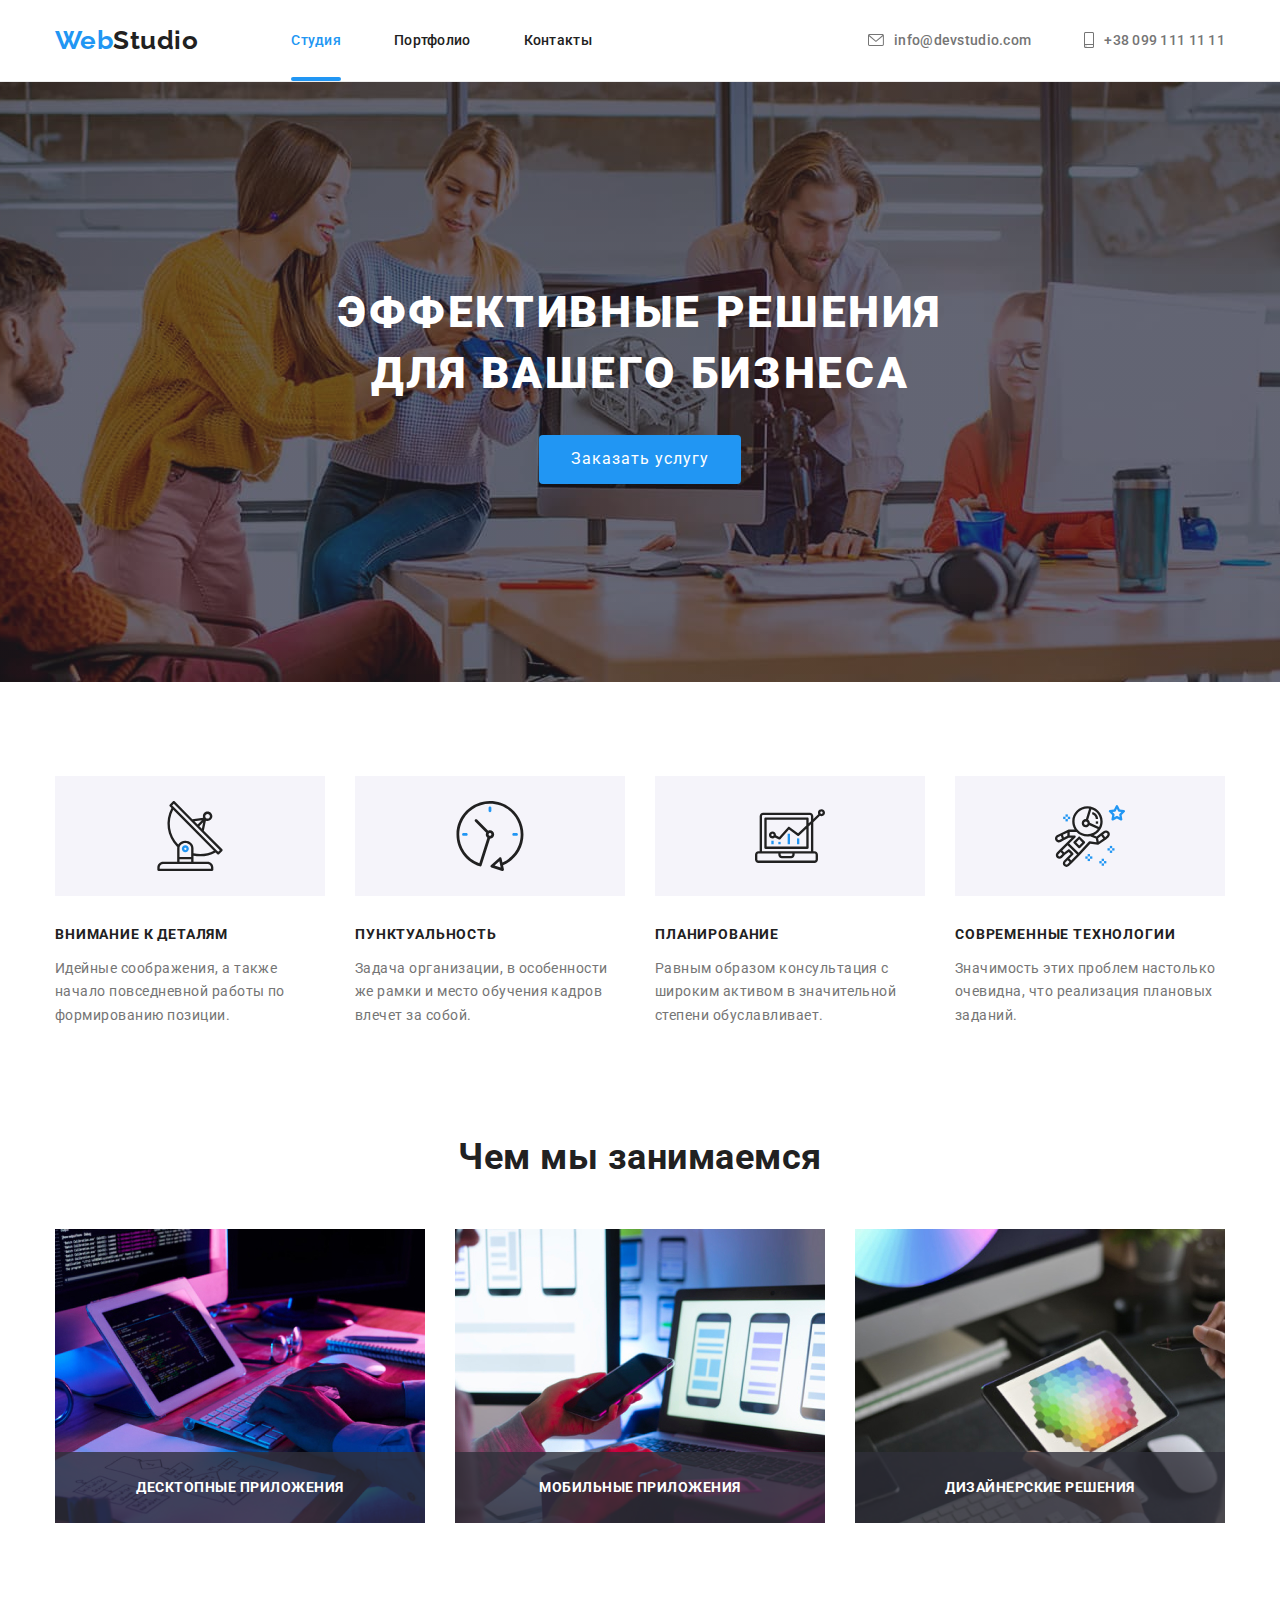
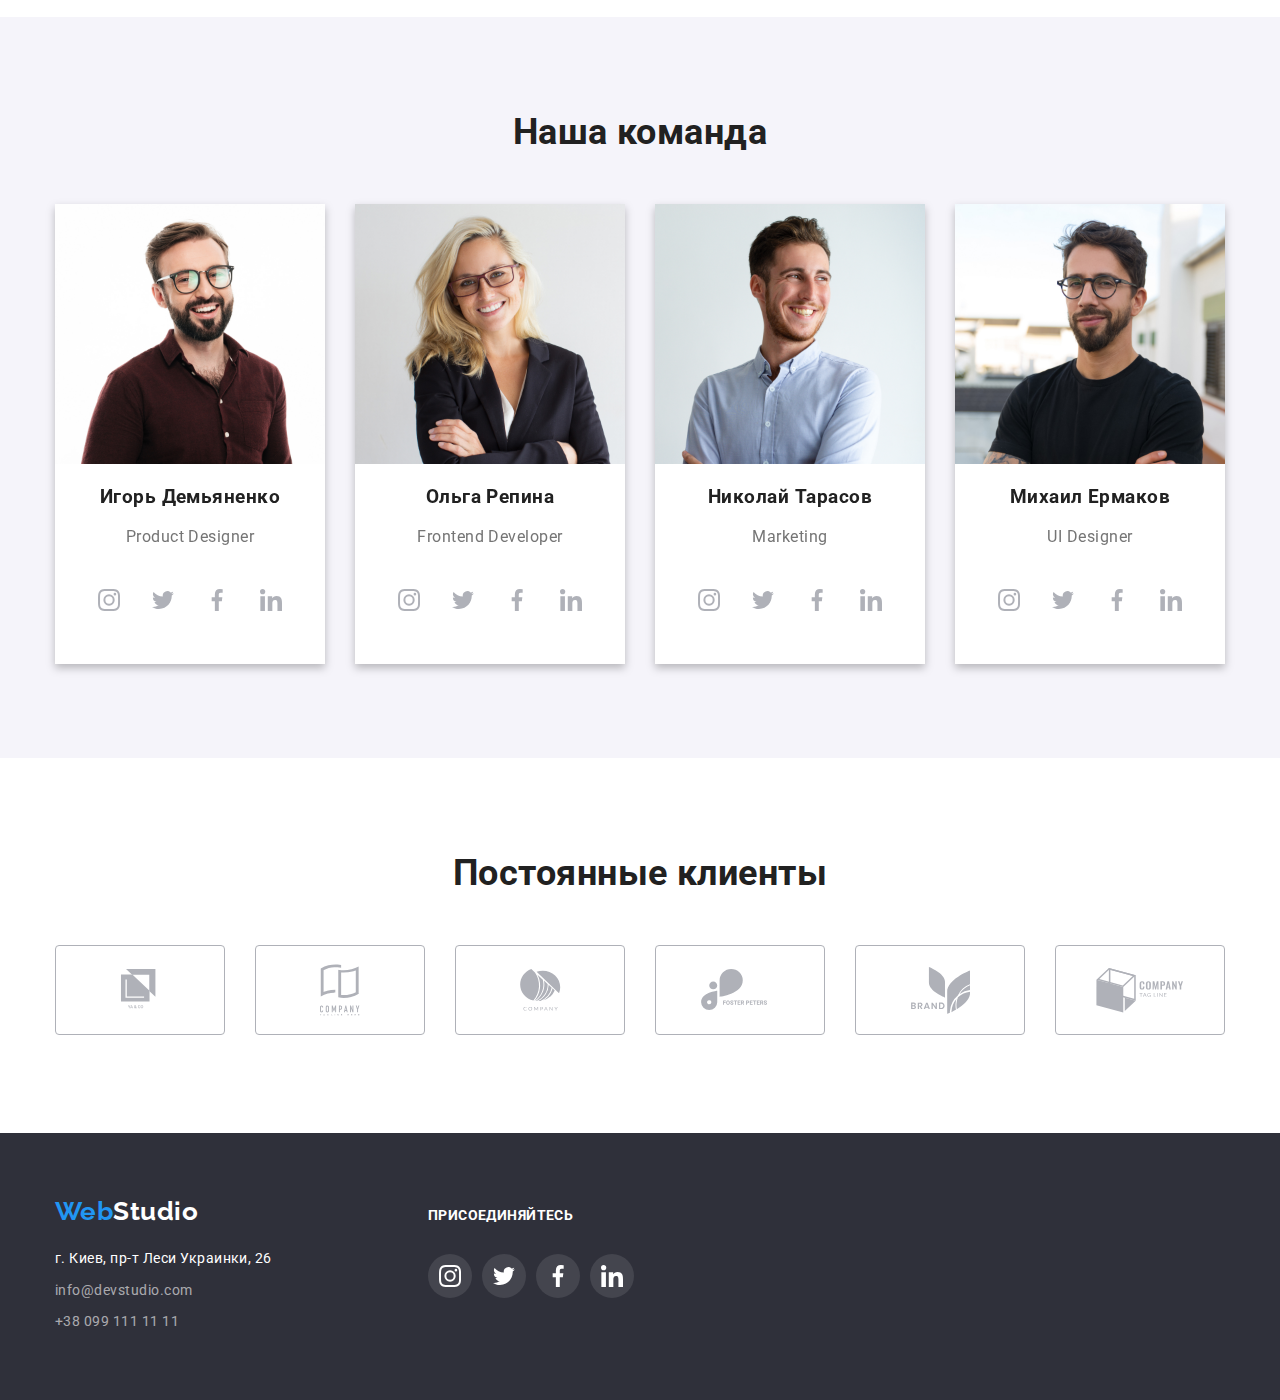
<file: index.html>
<!DOCTYPE html>
<html lang="ru">
	<head>
		<meta charset="UTF-8" />
		<meta name="viewport" content="width=device-width, initial-scale=1.0" />
		<title>ВебСтудио</title>
		<link
			href="https://fonts.googleapis.com/css2?family=Raleway:wght@700&display=swap"
			rel="stylesheet"
		/>
		<link href="https://fonts.googleapis.com/css2?family=Roboto:wght@400;500;700;900&display=swap" rel="stylesheet">

		<link
			rel="stylesheet"
			href="https://cdnjs.cloudflare.com/ajax/libs/modern-normalize/1.0.0/modern-normalize.min.css"
		/>
		<link rel="stylesheet" href="./css/styles.css" />
	</head>

	<body>
		<header>
			<div class="container header">
				<nav class="main-nav">
					<a href="./index.html" class="logo"
						>Web<span class="logo-color">Studio</span></a
					>
					<ul class="site-nav">
						<li class="nav-item">
							<a href="./index.html" class="nav-link current"><span class="underline-element"></span>Студия</a>
							
						</li>
						<li class="nav-item">
							<a href="./portfolio.html" class="nav-link">Портфолио</a>
						</li>
						<li class="nav-item"><a href="" class="nav-link">Контакты</a></li>
					</ul>
				</nav>

				<ul class="auth-nav">
					
					<li class="item">
						
						<a href="mailto:info@devstudio.com" class="contact"
							><svg class="header-mail-icon" style="width:16;height:12">
								<use href=./images/social-links/symbol-defs-header.svg#icon-envelope-hover></use>
							</svg>info@devstudio.com</a
						>						
					</li>
					<li class="item">			
											
						<a href="tel:+380991111111" class="contact"><svg class="header-smartphone-icon" style="width:10;height:16">
							<use href=./images/social-links/symbol-defs-header.svg#icon-smartphone></use>
						</svg>+38 099 111 11 11</a>
					</li>
					
				</ul>
			</div>
		</header>

		<main>
			<!-- top line -->
			<section class="hero">
				<h1 class="hero-title">
					Эффективные решения<br />
					для вашего бизнеса
				</h1>
				<button type="button" class="button primary" data-modal-open>Заказать услугу</button>
			</section>

			<!-- Особенности нашего подхода -->

			<section class="section features">
				<div class="container">
					<!-- <h2 class="section-title">Особенности нашего подхода</h2> -->

					<ul class="feature-list">
						<li class="feature-item">
							<h3 class="title">Внимание к деталям</h3>
							<p class="text">
								Идейные соображения, а также начало повседневной работы по
								формированию позиции.
							</p>
						</li>
						<li class="feature-item">
							<h3 class="title">Пунктуальность</h3>
							<p class="text">
								Задача организации, в особенности же рамки и место обучения
								кадров влечет за собой.
							</p>
						</li>
						<li class="feature-item">
							<h3 class="title">Планирование</h3>
							<p class="text">
								Равным образом консультация с широким активом в значительной
								степени обуславливает.
							</p>
						</li>
						<li class="feature-item">
							<div class="description-box"></div>
							<h3 class="title">Современные технологии</h3>
							<p class="text">
								Значимость этих проблем настолько очевидна, что реализация
								плановых заданий.
							</p>
						</li>
					</ul>
				</div>
			</section>

			<!-- Чем мы занимаемся -->

			<section class="section">
				<div class="container">
					<h2 class="section-title">Чем мы занимаемся</h2>
					<ul class="section-picture">
						<li class="item-picture">
							<a href="" class="overlay-card"
								><img
									src="./images/laptop.jpg"
									alt="Человек печатает на клавиатуре"
									width="370"
							/><p class="overlay-text">Десктопные приложения</p></a>
						</li>
						<li class="item-picture">
							<a href="" class="overlay-card"
								><img
									src="./images/layout.jpg"
									alt="Человек рассматривает макеты дисплеев телефонов на экране"
									width="370"
							/><p class="overlay-text">Мобильные приложения</p></a>
						</li>
						<li class="item-picture">
							<a href="" class="overlay-card"
								><img
									src="./images/rectangle.jpg"
									alt="Планшет с изображением диаграммы"
									width="370"
							/><p class="overlay-text">Дизайнерские решения</p></a>
						</li>
					</ul>
				</div>
			</section>

			<!-- Наша команда -->
			<section class="section team">
				<div class="container">
					<h2 class="section-title">Наша команда</h2>
					<!-- <h2 class="section-title">Наша команда</h2> -->
					<ul class="team-employees">
						<li class="item-employee">
							<img
								src="./images/demianenko.jpg"
								alt="Фотография сотрудника"
								width="270"
							/>
							<h3 class="member-name">Игорь Демьяненко</h3>
							<p class="member-role">Product Designer</p>
							<ul class="team-socials">
								<li class="social-item">
									<a class="social-link">
										<svg class="social-icon">
											<use
												href="./images/social-links/symbol-defs.svg#icon-instagram"
											></use>
										</svg>
									</a>
								</li>

								<li class="social-item">
									<a class="social-link">
										<svg class="social-icon">
											<use
												href="./images/social-links/symbol-defs.svg#icon-twitter"
											></use>
										</svg>
									</a>
								</li>
								<li class="social-item">
									<a class="social-link">
										<svg class="social-icon">
											<use
												href="./images/social-links/symbol-defs.svg#icon-facebook"
											></use>
										</svg>
									</a>
								</li>
								<li class="social-item">
									<a class="social-link">
										<svg class="social-icon linkedin">
											<use
												href="./images/social-links/symbol-defs.svg#icon-linkedin"
											></use>
										</svg>
									</a>
								</li>
							</ul>
						</li>

						<li class="item-employee">
							<img
								src="./images/repina.jpg"
								alt="Фотография сотрудника"
								width="270"
							/>
							<h3 class="member-name">Ольга Репина</h3>
							<p class="member-role">Frontend Developer</p>
							<ul class="team-socials">
								<li class="social-item">
									<a class="social-link">
										<svg class="social-icon">
											<use
												href="./images/social-links/symbol-defs.svg#icon-instagram"
											></use>
										</svg>
									</a>
								</li>

								<li class="social-item">
									<a class="social-link">
										<svg class="social-icon">
											<use
												href="./images/social-links/symbol-defs.svg#icon-twitter"
											></use>
										</svg>
									</a>
								</li>
								<li class="social-item">
									<a class="social-link">
										<svg class="social-icon">
											<use
												href="./images/social-links/symbol-defs.svg#icon-facebook"
											></use>
										</svg>
									</a>
								</li>
								<li class="social-item">
									<a class="social-link">
										<svg class="social-icon linkedin">
											<use
												href="./images/social-links/symbol-defs.svg#icon-linkedin"
											></use>
										</svg>
									</a>
								</li>
							</ul>
						</li>
						<li class="item-employee">
							<img
								src="./images/tarasov.jpg"
								alt="Фотография сотрудника"
								width="270"
							/>
							<h3 class="member-name">Николай Тарасов</h3>
							<p class="member-role">Marketing</p>
							<ul class="team-socials">
								<li class="social-item">
									<a class="social-link">
										<svg class="social-icon">
											<use
												href="./images/social-links/symbol-defs.svg#icon-instagram"
											></use>
										</svg>
									</a>
								</li>

								<li class="social-item">
									<a class="social-link">
										<svg class="social-icon">
											<use
												href="./images/social-links/symbol-defs.svg#icon-twitter"
											></use>
										</svg>
									</a>
								</li>
								<li class="social-item">
									<a class="social-link">
										<svg class="social-icon">
											<use
												href="./images/social-links/symbol-defs.svg#icon-facebook"
											></use>
										</svg>
									</a>
								</li>
								<li class="social-item">
									<a class="social-link">
										<svg class="social-icon linkedin">
											<use
												href="./images/social-links/symbol-defs.svg#icon-linkedin"
											></use>
										</svg>
									</a>
								</li>
							</ul>
						</li>
						<li class="item-employee">
							<img
								src="./images/yermakov.jpg"
								alt="Фотография сотрудника"
								width="270"
							/>
							<h3 class="member-name">Михаил Ермаков</h3>
							<p class="member-role">UI Designer</p>
							<ul class="team-socials">
								<li class="social-item">
									<a class="social-link">
										<svg class="social-icon">
											<use
												href="./images/social-links/symbol-defs.svg#icon-instagram"
											></use>
										</svg>
									</a>
								</li>

								<li class="social-item">
									<a class="social-link">
										<svg class="social-icon">
											<use
												href="./images/social-links/symbol-defs.svg#icon-twitter"
											></use>
										</svg>
									</a>
								</li>
								<li class="social-item">
									<a class="social-link">
										<svg class="social-icon">
											<use
												href="./images/social-links/symbol-defs.svg#icon-facebook"
											></use>
										</svg>
									</a>
								</li>
								<li class="social-item">
									<a class="social-link">
										<svg class="social-icon linkedin">
											<use
												href="./images/social-links/symbol-defs.svg#icon-linkedin"
											></use>
										</svg>
									</a>
								</li>
							</ul>
						</li>
					</ul>
				</div>
			</section>
			<section class="section">
				<div class="container">
					<h2 class="section-title">Постоянные клиенты</h2>
					<ul class="partners-logos">
						<li class="logo-picture">
							<a class="partner-link">
								<svg class="partner-icon" style="width: 44px; height: 42px">
									<use
										href="./images/footer-icons/symbol-defs.svg#icon-logo-1-175443-2"
									></use>
								</svg>
							</a>
						</li>
						<li class="logo-picture">
							<a class="partner-link">
								<svg class="partner-icon" style="width: 40px; height: 52px">
									<use
										href="./images/footer-icons/symbol-defs.svg#icon-logo-2-175443-2"
									></use>
								</svg>
							</a>
						</li>
						<li class="logo-picture">
							<a class="partner-link">
								<svg class="partner-icon" style="width: 41px; height: 42px">
									<use
										href="./images/footer-icons/symbol-defs.svg#icon-logo-3-175443-2"
									></use>
								</svg>
							</a>
						</li>
						<li class="logo-picture">
							<a class="partner-link">
								<svg class="partner-icon" style="width: 79px; height: 42px">
									<use
										href="./images/footer-icons/symbol-defs.svg#icon-logo-4-175443-2"
									></use>
								</svg>
							</a>
						</li>
						<li class="logo-picture">
							<a class="partner-link">
								<svg class="partner-icon" style="width: 59px; height: 47px">
									<use
										href="./images/footer-icons/symbol-defs.svg#icon-logo-5-175443-2"
									></use>
								</svg>
							</a>
						</li>
						<li class="logo-picture">
							<a class="partner-link">
								<svg class="partner-icon" style="width: 88px; height: 45px">
									<use
										href="./images/footer-icons/symbol-defs.svg#icon-logo-6-175443-2"
									></use>
								</svg>
							</a>
						</li>
					</ul>
				</div>
			</section>
		</main>

		<footer>
			<div class="container footer">
				<div class="container-address">
					<a href="" class="logo">Web<span class="logo-footer">Studio</span></a>

					<ul class="contacts">
						<li><p class="text">г. Киев, пр-т Леси Украинки, 26</p></li>
						<li>
							<a href="mailto:info@devstudio.com" class="link footer-link"
								>info@devstudio.com</a
							>
						</li>
						<li>
							<a href="tel:+380991111111" class="link footer-link"
								>+38 099 111 11 11</a
							>
						</li>
					</ul>
				</div>
				<div class="join-us">
					<p>Присоединяйтесь</p>
					<ul class="team-socials">
						<li class="social-item">
							<a class="social-link footer">
								<svg class="social-icon footer">
									<use
										href="./images/social-links/symbol-defs.svg#icon-instagram"
									></use>
								</svg>
							</a>
						</li>

						<li class="social-item">
							<a class="social-link footer">
								<svg class="social-icon footer">
									<use
										href="./images/social-links/symbol-defs.svg#icon-twitter"
									></use>
								</svg>
							</a>
						</li>
						<li class="social-item">
							<a class="social-link footer">
								<svg class="social-icon footer">
									<use
										href="./images/social-links/symbol-defs.svg#icon-facebook"
									></use>
								</svg>
							</a>
						</li>
						<li class="social-item">
							<a class="social-link footer">
								<svg class="social-icon footer">
									<use
										href="./images/social-links/symbol-defs.svg#icon-linkedin"
									></use>
								</svg>
							</a>
						</li>
					</ul>
				</div>
			</div>
		</footer>

		
		<!-- BACKDROP -->
		<div class="backdrop is-hidden" data-modal>
			<div class="modal">
				<button type="button" class="modal-close-btn" data-modal-close><svg width="11" height="11"><use href="./images/social-links/symbol-defs.svg#icon-Vector-3" ></use></svg></button>
			</div>
		</div>
		
		<script src="./js/modal.js"></script>
	</body>
</html>
</file>
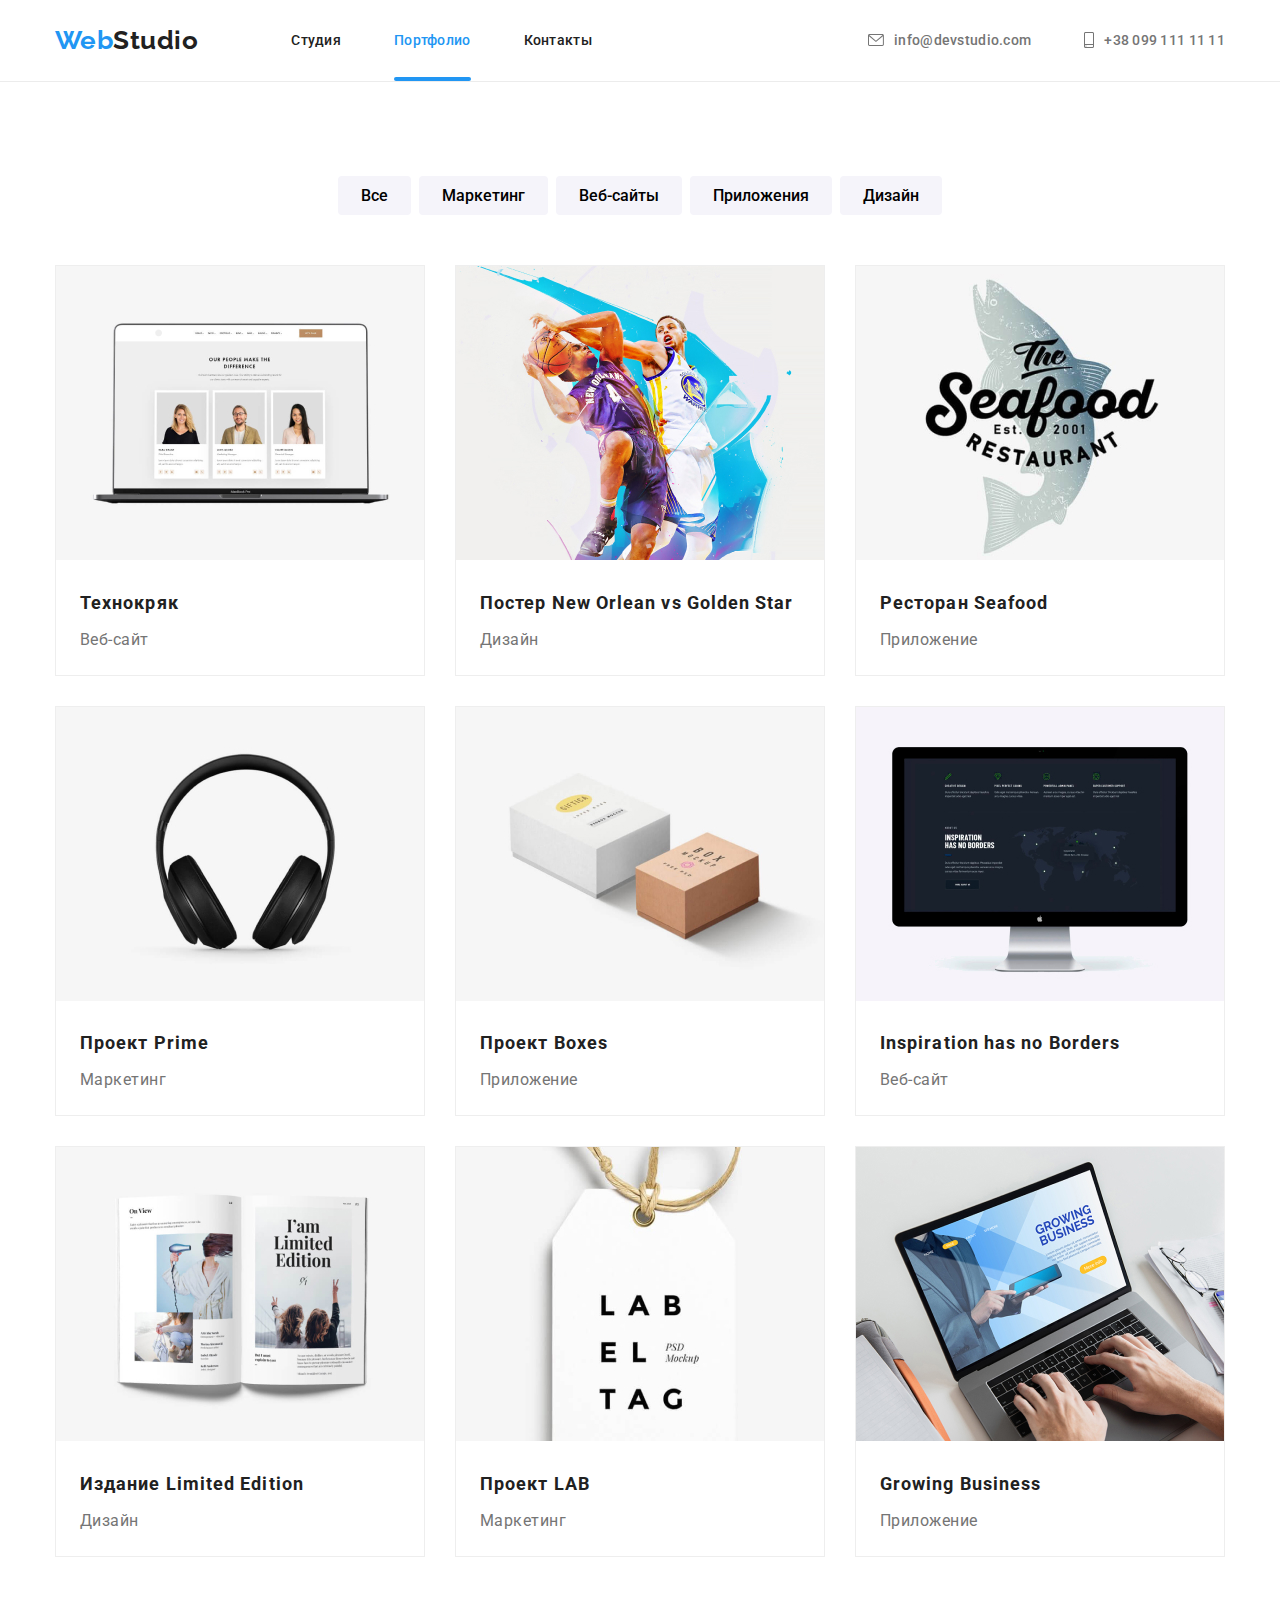
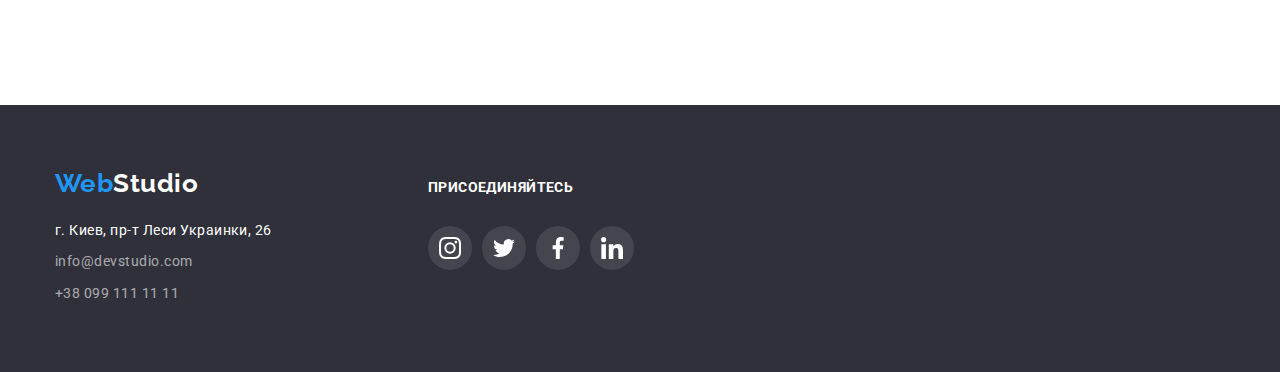
<file: portfolio.html>
<!DOCTYPE html>
<html lang="en">
	<head>
		<meta charset="UTF-8" />
		<meta name="viewport" content="width=device-width, initial-scale=1.0" />
		<title>ВебСтудио</title>
		<link
			href="https://fonts.googleapis.com/css2?family=Raleway:wght@700&display=swap"
			rel="stylesheet"
		/>
		<link href="https://fonts.googleapis.com/css2?family=Roboto:wght@400;500;700;900&display=swap" rel="stylesheet">

		<link
			rel="stylesheet"
			href="https://cdnjs.cloudflare.com/ajax/libs/modern-normalize/1.0.0/modern-normalize.min.css"
		/>
		<link rel="stylesheet" href="./css/styles.css" />
	</head>
	<body>
		<header>
			<div class="container header">
				<nav class="main-nav">
					<a href="./index.html" class="logo">Web<span class="logo-color">Studio</span></a>
					<ul class="site-nav">
						<li class="nav-item">
							<a href="./index.html" class="nav-link ">Студия</a>
				
						</li>
						<li class="nav-item">
							<a href="./portfolio.html" class="nav-link current"><span class="underline-element"></span>Портфолио</a>
						</li>
						<li class="nav-item"><a href="" class="nav-link">Контакты</a></li>
					</ul>
				</nav>

					<ul class="auth-nav">
					
						<li class="item">
					
							<a href="mailto:info@devstudio.com" class="contact"><svg class="header-mail-icon" style="width:16;height:12">
									<use href=./images/social-links/symbol-defs-header.svg#icon-envelope-hover></use>
								</svg>info@devstudio.com</a>
						</li>
						<li class="item">
					
							<a href="tel:+380991111111" class="contact"><svg class="header-smartphone-icon" style="width:10;height:16">
									<use href=./images/social-links/symbol-defs-header.svg#icon-smartphone></use>
								</svg>+38 099 111 11 11</a>
						</li>
					
					</ul>
			</div>
		</header>

		<main>
			<!-- Примеры работ -->

		
			<section class="section">
					<!-- <h1>Примеры работ</h1> -->
				<div class="container buttons">					
					<ul class="buttons">
						<li class="item"><button type="button" class="portfolio-button">Все</button></li>
						<li class="item"><button type="button" class="portfolio-button">Маркетинг
						</button></li>
						<li class="item"><button type="button" class="portfolio-button">Веб-сайты</button></li>
						<li class="item"><button type="button" class="portfolio-button">Приложения</button></li>
						<li class="item"><button type="button" class="portfolio-button">Дизайн</button></li>
					</ul>						
				
					<ul class="flex-list">						
						<li class="flex-item">
							
						<a href=""
							>	
							<div class="product-thumb">

								<img
								src="./images/tehnokriak.jpg"
								alt="Изображение ноутбука"
								width="370"	height="294"/>	
								<p class="transform-text">Технокряк это современная площадка распространения коронавируса. Компании используют эту платформу для цифрового
								шпионажа и атак на защищённые сервера конкурентов.</p>
							</div>
							<div class="project-item">
							<h3 class="project-title">Технокряк</h3>
							<p class="project-subtitle">Веб-сайт</p>	
							
							</div>
								
						</a>
								
						</li>
						
						<li class="flex-item">
							<a href=""
								><div class="product-thumb"><img
									src="./images/poster.jpg"
									alt="Изображение постера"
									width="370" height="294"
								/>
							<p class="transform-text">Lorem, ipsum dolor sit amet consectetur adipisicing elit. Doloribus, qui! Harum sint, ea porro corporis error
							praesentium asperiores in perspiciatis nisi, beatae accusantium similique? Molestiae nam officiis consequuntur quaerat
							id?</p></div><div class="project-item">
								<h3 class="project-title">Постер New Orlean vs Golden Star</h3>
								<p class="project-subtitle" >Дизайн</p></div></a
							>
						</li>

						<li class="flex-item">
							<a href=""
								><div class="product-thumb"><img
									src="./images/restaurant.jpg"
									alt="Эмблема ресторана"
									width="370"
								/><p class="transform-text">Lorem, ipsum dolor sit amet consectetur adipisicing elit. Doloribus, qui! Harum sint, ea porro corporis error praesentium asperiores in perspiciatis nisi, beatae accusantium similique? Molestiae nam officiis consequuntur quaerat id?</p></div><div class="project-item">
								<h3 class="project-title">Ресторан Seafood</h3>
								<p class="project-subtitle">Приложение</p></div></a
							>
						</li>
						<li class="flex-item">
							<a href=""
								><div class="product-thumb"><img
									src="./images/project.jpg"
									alt="Изображение наушников"
									width="370" height="294"
								/><p class="transform-text">Lorem, ipsum dolor sit amet consectetur adipisicing elit. Doloribus, qui! Harum sint, ea porro corporis error praesentium asperiores in perspiciatis nisi, beatae accusantium similique? Molestiae nam officiis consequuntur quaerat id?</p></div>
								<div class="project-item">
								<h3 class="project-title">Проект Prime</h3>
								<p class="project-subtitle">Маркетинг</p></div></a
							>							
						</li>
						<li class="flex-item">
							<a href=""
								><div class="product-thumb"><img
									src="./images/project-boxes.jpg"
									alt="Изображение коробок"
									width="370" height="294"
								/><p class="transform-text">Lorem, ipsum dolor sit amet consectetur adipisicing elit. Doloribus, qui! Harum sint, ea porro corporis error praesentium asperiores in perspiciatis nisi, beatae accusantium similique? Molestiae nam officiis consequuntur quaerat id?</p></div><div class="project-item">
								<h3 class="project-title">Проект Boxes</h3>
								<p class="project-subtitle">Приложение</p></div>
							</a>
						</li>
						<li class="flex-item">
							<a href=""
								><div class="product-thumb"><img
									src="./images/inspiration.jpg"
									alt="Изображение экрана"
									width="370" height="294"
								/><p class="transform-text">Lorem, ipsum dolor sit amet consectetur adipisicing elit. Doloribus, qui! Harum sint, ea porro corporis error praesentium asperiores in perspiciatis nisi, beatae accusantium similique? Molestiae nam officiis consequuntur quaerat id?</p></div><div class="project-item">
								<h3 class="project-title">Inspiration has no Borders</h3>
								<p class="project-subtitle">Веб-сайт</p></div></a
							>
						</li>
						<li class="flex-item">
							<a href=""
								><div class="product-thumb"><img
									src="./images/limited-edition.jpg"
									alt="Изображение открытого
					журнала"
									width="370" height="294"
								/><p class="transform-text">Lorem, ipsum dolor sit amet consectetur adipisicing elit. Doloribus, qui! Harum sint, ea porro corporis error praesentium asperiores in perspiciatis nisi, beatae accusantium similique? Molestiae nam officiis consequuntur quaerat id?</p></div><div class="project-item">
								<h3 class="project-title">Издание Limited Edition</h3>
								<p class="project-subtitle">Дизайн</p></div></a
							>
						</li>

						<li class="flex-item">
							<a href=""
								><div class="product-thumb">
								
									<img
										src="./images/project-lab.jpg"
										alt="Изображение бирки"
										width="370" height="294"
									/><p class="transform-text">Lorem, ipsum dolor sit amet consectetur adipisicing elit. Doloribus, qui! Harum sint, ea porro corporis error
									praesentium asperiores in perspiciatis nisi, beatae accusantium similique? Molestiae nam officiis consequuntur quaerat
									id?</p></div>
								
								
								
								<div class="project-item">
								<h3 class="project-title">Проект LAB</h3>							
								<p class="project-subtitle">Маркетинг</p>
							</div>
							</a>							
						</li>
						<li class="flex-item">
							<a href=""
								><div class="product-thumb"><img
									src="./images/growing-business.jpg"
									alt="Изображение ноутбука"
									width="370" height="294"
								/><p class="transform-text">Lorem, ipsum dolor sit amet consectetur adipisicing elit. Doloribus, qui! Harum sint, ea porro corporis error praesentium asperiores in perspiciatis nisi, beatae accusantium similique? Molestiae nam officiis consequuntur quaerat id?</p></div><div class="project-item">
								<h3 class="project-title">Growing Business</h3>
								<p class="project-subtitle">Приложение</p></div></a
							>
						</li>
					</ul>
				</div>
			</section>
		</main>
		

		
		
			<footer>
				<div class="container footer">
					<div class="container-address">
						<a href="" class="logo">Web<span class="logo-footer">Studio</span></a>
			
						<ul class="contacts">
							<li>
								<p class="text">г. Киев, пр-т Леси Украинки, 26</p>
							</li>
							<li>
								<a href="mailto:info@devstudio.com" class="link footer-link">info@devstudio.com</a>
							</li>
							<li>
								<a href="tel:+380991111111" class="link footer-link">+38 099 111 11 11</a>
							</li>
						</ul>
					</div>
					<div class="join-us">
						<p>Присоединяйтесь</p>
						<ul class="team-socials">
							<li class="social-item">
								<a class="social-link footer">
									<svg class="social-icon footer">
										<use href="./images/social-links/symbol-defs.svg#icon-instagram"></use>
									</svg>
								</a>
							</li>
			
							<li class="social-item">
								<a class="social-link footer">
									<svg class="social-icon footer">
										<use href="./images/social-links/symbol-defs.svg#icon-twitter"></use>
									</svg>
								</a>
							</li>
							<li class="social-item">
								<a class="social-link footer">
									<svg class="social-icon footer">
										<use href="./images/social-links/symbol-defs.svg#icon-facebook"></use>
									</svg>
								</a>
							</li>
							<li class="social-item">
								<a class="social-link footer">
									<svg class="social-icon footer">
										<use href="./images/social-links/symbol-defs.svg#icon-linkedin"></use>
									</svg>
								</a>
							</li>
						</ul>
					</div>
				</div>
			</footer>

	</body>
</html>
</file>
<file: css/styles.css>
:root {
	--primary-black-color: #212121;
	--secondary-grey-color: #757575;
	--accent-color: #2196f3;
	--secondary-background-color: #2f303a;
}

/* стили для index.html */

body {
	background-color: #ffffff;
	color: var(--primary-black-color);
	font-family: "Roboto", sans-serif;
	text-decoration: none;
	letter-spacing: 0.03em;
}

ul {
	list-style: none;
	padding: 0;
	margin: 0;
}

.container {
	width: 1200px;
	padding-left: 15px;
	padding-right: 15px;
	margin-left: auto;
	margin-right: auto;
}

/* Logo */

.logo {
	color: var(--accent-color);
	font-family: "Raleway", sans-serif;
	font-weight: bold;
	font-size: 26px;
	line-height: 1.2;
	text-decoration: none;
}

.logo-color {
	color: var(--primary-black-color);
}

/* Header */
header {
	border-bottom: 1px solid #ececec;
}
.container.header {
	display: flex;
	justify-content: space-between;
	align-items: center;
}

.main-nav {
	display: flex;
	align-items: center;
}

.auth-nav {
	display: flex;
	/* align-items: center; */
}

.auth-nav .item + .item {
	margin-left: 53px;
}

.header-mail-icon,
.header-smartphone-icon {
	fill: #757575;
	margin-right: 10px;
	transition: all 250ms cubic-bezier(0.4, 0, 0.2, 1);
}

.header-mail-icon:hover,
.header-mail-icon:focus,
.header-smartphone-icon:hover,
.header-smartphone-icon:focus {
	fill: var(--accent-color);
	cursor: pointer;
}

.site-nav .nav-link:hover,
.site-nav .nav-link:focus {
	color: var(--accent-color);
	cursor: pointer;
}

.site-nav {
	display: flex;
	margin-left: 93px;

	/* outline: 1px solid black; */
}

.site-nav .nav-item + .nav-item {
	margin-left: 53px;
}

.site-nav .nav-link {
	display: block;
	padding-top: 32px;
	padding-bottom: 32px;

	color: var(--primary-black-color);
	text-decoration: none;
	font-weight: 500;
	font-size: 14px;
	line-height: 1.2;
	letter-spacing: 0.02em;
	transition: all 250ms cubic-bezier(0.4, 0, 0.2, 1);
}

.nav-link.current {
	position: relative;
	color: var(--accent-color);
}

.underline-element {
	position: absolute;
	bottom: 0;
	width: 100%;
	height: 4px;
	border-radius: 2px;
	background-color: var(--accent-color);
}

/* Auth nav */

.contact {
	display: flex;
	align-items: center;
}

.auth-nav .contact {
	font-weight: 500;
	font-size: 14px;
	line-height: 1.2;
	letter-spacing: 0.02em;
	color: var(--secondary-grey-color);
	text-decoration: none;
	transition: all 250ms cubic-bezier(0.4, 0, 0.2, 1);
}

.contact:hover svg,
.contact:hover,
.contact:focus svg,
.contact:focus {
	fill: var(--accent-color);
	color: var(--accent-color);
	cursor: pointer;
}

/* Hero */

.hero {
	color: #ffffff;
	background-image: linear-gradient(
			to top,
			rgba(47, 47, 58, 0.4),
			rgba(47, 48, 58, 0.4)
		),
		url(../images/footer-icons/hero.jpg);

	background-position: center;
	background-size: cover;
	text-align: center;
	margin-bottom: 0;
	height: 600px;
	max-width: 1440px;
	padding-top: 200px;
	padding-bottom: 200px;
	/* outline: 2px solid red; */
}

.hero-title {
	margin-top: 0;
	margin-bottom: 0;
	font-weight: 900;
	font-size: 44px;
	line-height: 1.4;
	letter-spacing: 0.06em;
	text-transform: uppercase;
}

.button.primary {
	color: #ffffff;
	background-color: var(--accent-color);
	letter-spacing: 0.06em;
	font-size: 16px;
	line-height: 1.8;
	text-align: center;
	border-radius: 4px;
	border: var(--accent-color);
	margin-top: 30px;
	padding: 10px 32px;
	cursor: pointer;
}

.feature-list {
	display: flex;
}

.feature-list .title {
	font-weight: bold;
	font-size: 14px;
	line-height: 1.2;
	margin-top: 0;
	text-transform: uppercase;
	/* outline: 1px solid red; */
}

.feature-list .text {
	width: 270px;
	font-style: normal;
	font-weight: normal;
	font-size: 14px;
	line-height: 1.7;
	color: #757575;
	/* outline: 2px solid red; */
}

.feature-item::before {
	display: block;
	width: 270px;
	height: 120px;
	background-color: #f5f4fa;
	content: "";
	margin-bottom: 30px;
	background-repeat: no-repeat;
	background-position: center;
}

.feature-item:nth-child(1)::before {
	background-image: url(../images/footer-icons/antenna\ 1.svg);
}

.feature-item:nth-child(2)::before {
	background-image: url(../images/footer-icons/clock\ 1.svg);
}

.feature-item:nth-child(3)::before {
	background-image: url(../images/footer-icons/diagram\ 1.svg);
}

.feature-item:nth-child(4)::before {
	background-image: url(../images/footer-icons/astronaut\ 1.svg);
}

.section {
	padding-top: 94px;
	padding-bottom: 94px;
}

.section-picture {
	display: flex;
}

.overlay-card {
	display: flex;
	position: relative;
}

.overlay-text {
	position: absolute;
	text-align: center;
	justify-content: center;
	bottom: 0;
	text-transform: uppercase;
	color: #ffffff;
	font-weight: 700;
	font-size: 14px;
	line-height: 1.2;
	padding-top: 27px;
	padding-bottom: 27px;
	margin: 0;
	width: 100%;
	background-color: rgba(47, 48, 58, 0.8);
}

.item-picture {
	width: 370px;
	margin-right: 30px;
}

.item-picture:last-child {
	margin-right: 0;
}

.feature-item {
	margin-right: 30px;
}

.section-picture {
	display: flex;
	flex-wrap: wrap;
}

.section-title {
	text-align: center;
	font-weight: bold;
	font-size: 36px;
	line-height: 1.2;
	margin-top: 0;
	margin-bottom: 50px;
}

.section.team {
	background-color: #f5f4fa;
}

.section.features {
	padding-bottom: 0;
}

.team-employees {
	display: flex;
	text-align: center;
}

.item-employee {
	width: 270px;
	margin-right: 30px;
	background-color: #ffffff;
	filter: drop-shadow(0px 4px 4px rgba(0, 0, 0, 0.25));
}

.member-name .member-role {
	font-size: 16px;
	line-height: 1.2;
}

.member-role {
	color: var(--secondary-grey-color);
}

.team-socials {
	display: flex;
	justify-content: center;
}

.social-item {
	margin-right: 10px;
	margin-bottom: 42px;
	margin-top: 16px;
}

.social-item:last-child {
	margin-right: 0;
}

.social-link {
	display: flex;
	align-items: center;
	justify-content: center;
	height: 44px;
	width: 44px;
	background-color: transparent;
	fill: #afb1b8;
	border-radius: 50%;
	transition: all 250ms cubic-bezier(0.4, 0, 0.2, 1);
	/* border: 2px solid red; */
}

.social-icon {
	height: 22px;
	width: 22px;
}

.social-link:hover,
.social-link:focus {
	background-color: var(--accent-color);
	fill: #ffffff;
	cursor: pointer;
}

.partners-logos {
	display: flex;
	justify-content: space-between;
	justify-content: center;
}

.partner-link {
	display: flex;
	align-items: center;
	justify-content: center;
	width: 170px;
	height: 90px;
	border: 1px solid #afb1b8;
	border-radius: 4px;
	fill: #afb1b8;
	transition: all 250ms cubic-bezier(0.4, 0, 0.2, 1);
}

.logo-picture {
	margin-right: 30px;
	align-items: center;
}

.logo-picture:last-child {
	margin-right: 0;
}

.partner-link:hover,
.partner-link:focus {
	border: 1px solid var(--accent-color);
	fill: var(--accent-color);
	cursor: pointer;
}

.footer .text {
	color: #ffffff;
}

.logo-footer {
	color: #ffffff;
}

.address {
	font-style: inherit;
	font-size: 14px;
	line-height: 1.8;
}
.address .link {
	color: #fffff96a;
	text-decoration: none;
}
.address a:hover,
.address a:focus {
	color: var(--accent-color);
	cursor: pointer;
}

.buttons {
	display: flex;
	flex-wrap: wrap;
	margin-bottom: 50px;
	justify-content: center;
}

.buttons .item {
	margin-right: 8px;
}

.buttons .item:last-child {
	margin-right: 0;
}

.portfolio-button:hover,
.portfolio-button:focus {
	background-color: var(--accent-color);
	color: #ffffff;
	cursor: pointer;
}

.portfolio-button {
	font-weight: 500;

	font-size: 16px;
	line-height: 1.6;
	background-color: #f5f4fa;
	border-radius: 4px;
	border: 1px solid transparent;
	transition: all 250ms cubic-bezier(0.4, 0, 0.2, 1);
}

.portfolio-button {
	padding: 6px 22px;
}

.portfolio-button:last-child {
	margin-right: 0;
}

.examples-title a {
	color: var(--primary-black-color);
	text-decoration: none;
}

.example-list h3,
p,
a {
	text-decoration: none;
	color: var(--primary-black-color);
}

.title {
	font-size: 18px;
	line-height: 2;
	letter-spacing: 0.06em;
}

.item {
	font-size: 18px;
	line-height: 2;
	letter-spacing: 0.06em;
}

.example-list:nth-child(3n) {
	margin-right: 30px;
}

.flex-list {
	display: flex;
	flex-wrap: wrap;
}

.flex-item {
	width: 370px;
	margin-right: 30px;
	margin-bottom: 30px;
	border: 1px solid #eeeeee;
}

.product-thumb {
	position: relative;
	overflow: hidden;
}

.transform-text {
	position: absolute;
	top: 0;
	left: 0;
	width: 100%;
	height: 100%;

	color: #ffffff;
	margin: 0;
	padding: 63px 24px;
	font-weight: 400;
	font-size: 18px;
	line-height: 1.55;
	transition: all 500ms cubic-bezier(0.4, 0, 0.2, 1);
	transform: translateY(100%);
}

.flex-item:hover .transform-text,
.flex-item:focus .transform-text {
	background-color: rgba(33, 150, 243, 0.9);
	transform: translateY(0);
}

.flex-list li:hover {
	box-shadow: 0px 4px 4px 0px rgba(0, 0, 0, 0.25);
	cursor: pointer;
}

.flex-list .title {
	font-size: 16px;
	line-height: 1.87;
	margin: 0;
}

.flex-list .project-subtitle {
	font-size: 18px;
	line-height: 2;
	margin: 0;
	color: var(--secondary-grey-color);
	font-size: 16px;
	line-height: 1.88;
	margin: 0;
	margin-top: 4px;
}

.flex-item:last-child {
	margin-right: 0;
}

.project-item {
	padding: 20px 24px;
}

.flex-item:nth-child(3n) {
	margin-right: 0;
}

.flex-item:nth-last-child(-n + 3) {
	margin-bottom: 0;
}

.flex-list .project-title {
	font-size: 18px;
	line-height: 2;
	font-weight: bold;
	letter-spacing: 0.06em;
	margin: 0;
}

footer {
	margin-top: 4px;
	background-color: var(--secondary-background-color);
	padding-top: 60px;
	padding-bottom: 60px;
}

.container.footer {
	display: flex;
	align-items: baseline;
}

.social-link.footer {
	display: flex;
	align-items: center;
	justify-content: center;
	height: 44px;
	width: 44px;
	fill: #ffffff;
	border-radius: 50%;
	background-color: rgba(255, 255, 255, 0.1);
}

.social-link.footer:hover,
.social-link.footer:focus {
	background-color: var(--accent-color);
	cursor: pointer;
}

.join-us {
	display: block;
	align-items: center;
	width: 206px;
}

.join-us p {
	color: #ffffff;
	text-transform: uppercase;
	font-weight: 700;
	font-size: 14px;
	line-height: 1.2;
	letter-spacing: 0.03em;
}

.container-address {
	margin-right: 156px;
}

.contacts p {
	color: #ffffff;
	font-size: 14px;
	line-height: 1.6;
	margin-bottom: 9px;
	margin-top: 20px;
}
.contacts li:not(:last-child) {
	margin-top: 0;
	margin-bottom: 9px;
}
.link.footer-link {
	color: rgba(255, 255, 255, 0.6);
	font-size: 14px;
	line-height: 1.6;
}

.backdrop {
	position: fixed;
	top: 0;
	left: 0;
	width: 100%;
	height: 100%;
	background-color: rgba(0, 0, 0, 0.2);
	transition: all 250ms cubic-bezier(0.4, 0, 0.2, 1);
}

.modal {
	position: absolute;
	top: 50%;
	left: 50%;
	transform: translate(-50%, -50%);
	width: 528px;
	min-height: 581px;
	background-color: #ffffff;
	box-shadow: 0px 1px 3px rgba(0, 0, 0, 0.12), 0px 1px 1px rgba(0, 0, 0, 0.14),
		0px 2px 1px rgba(0, 0, 0, 0.2);
	border-radius: 4px;
}

.modal-close-btn {
	position: absolute;
	display: flex;
	align-items: center;
	justify-content: center;

	top: 8px;
	right: 8px;
	width: 30px;
	height: 30px;
	border-radius: 50%;
	background-color: #ffffff;
	border: 1px solid rgba(0, 0, 0, 0.1);
	cursor: pointer;
}

.is-hidden {
	opacity: 0;
	visibility: hidden;
	pointer-events: none;
}
</file>
